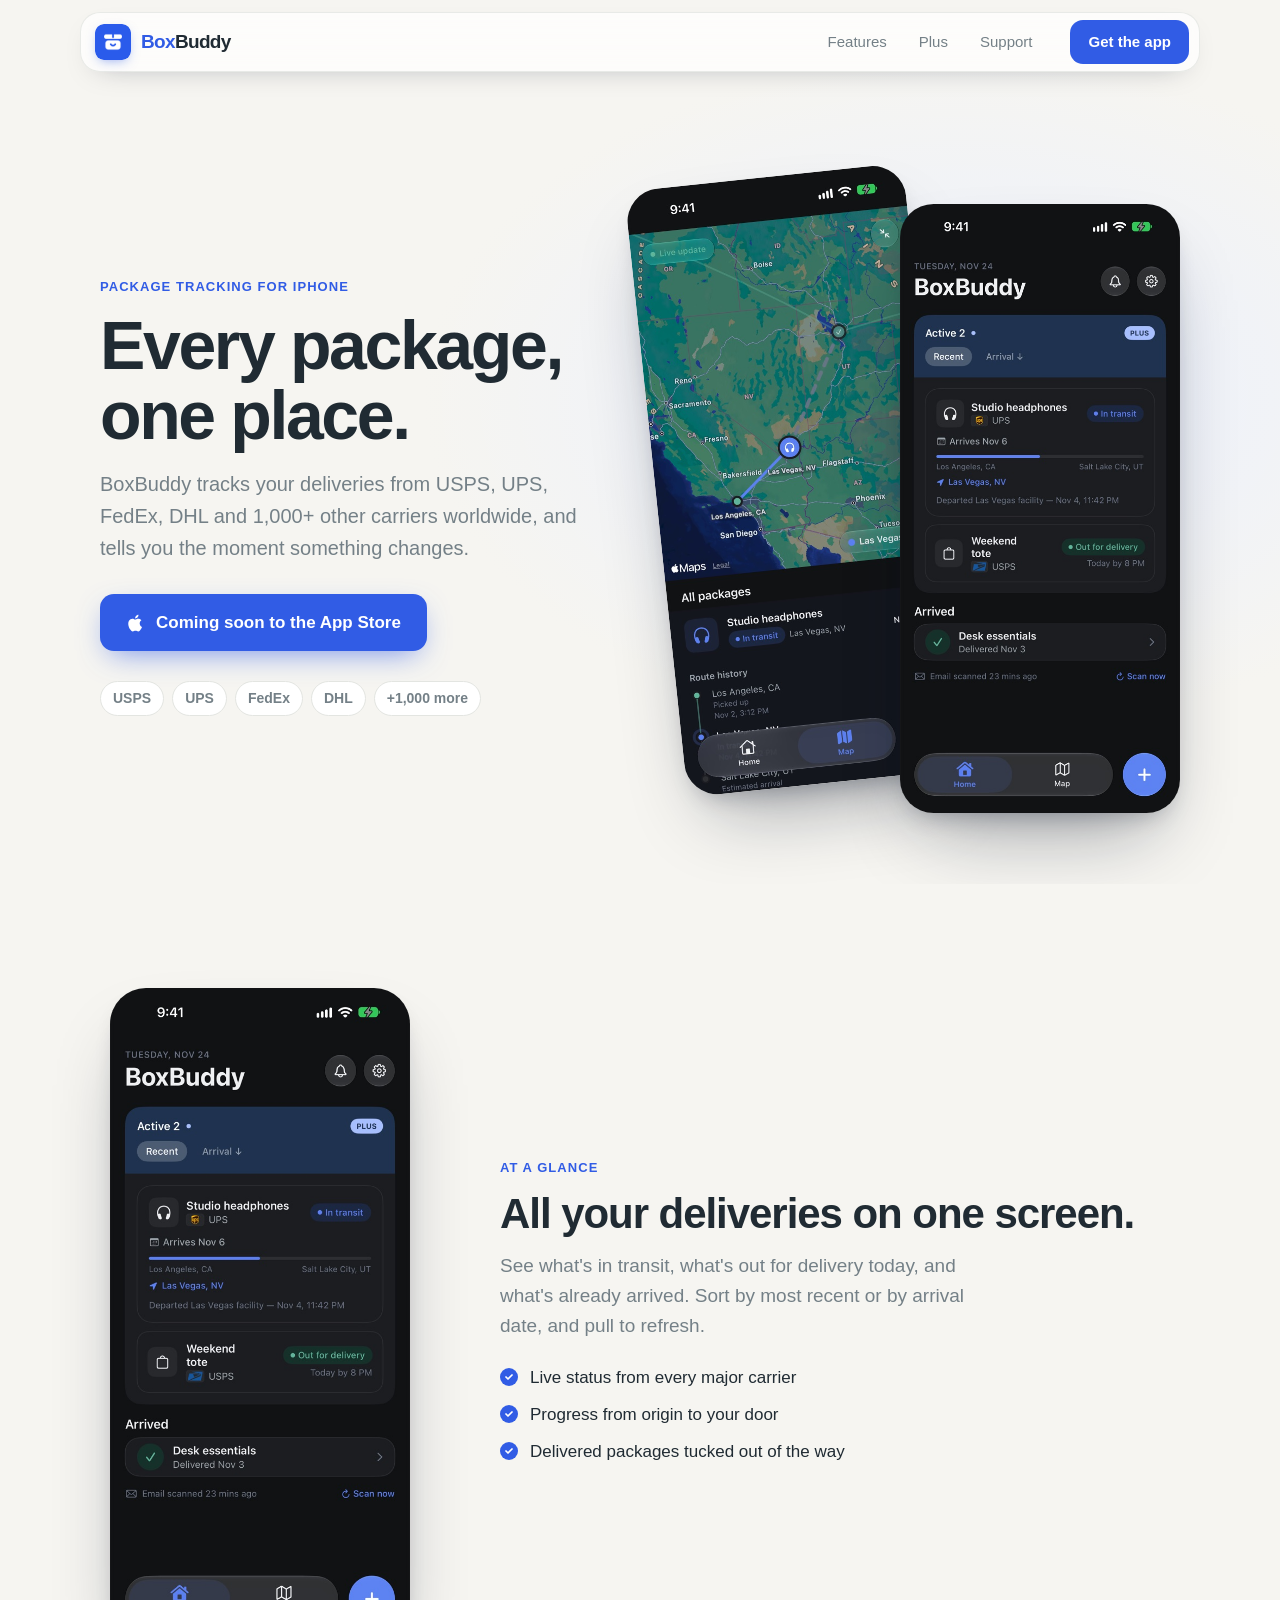
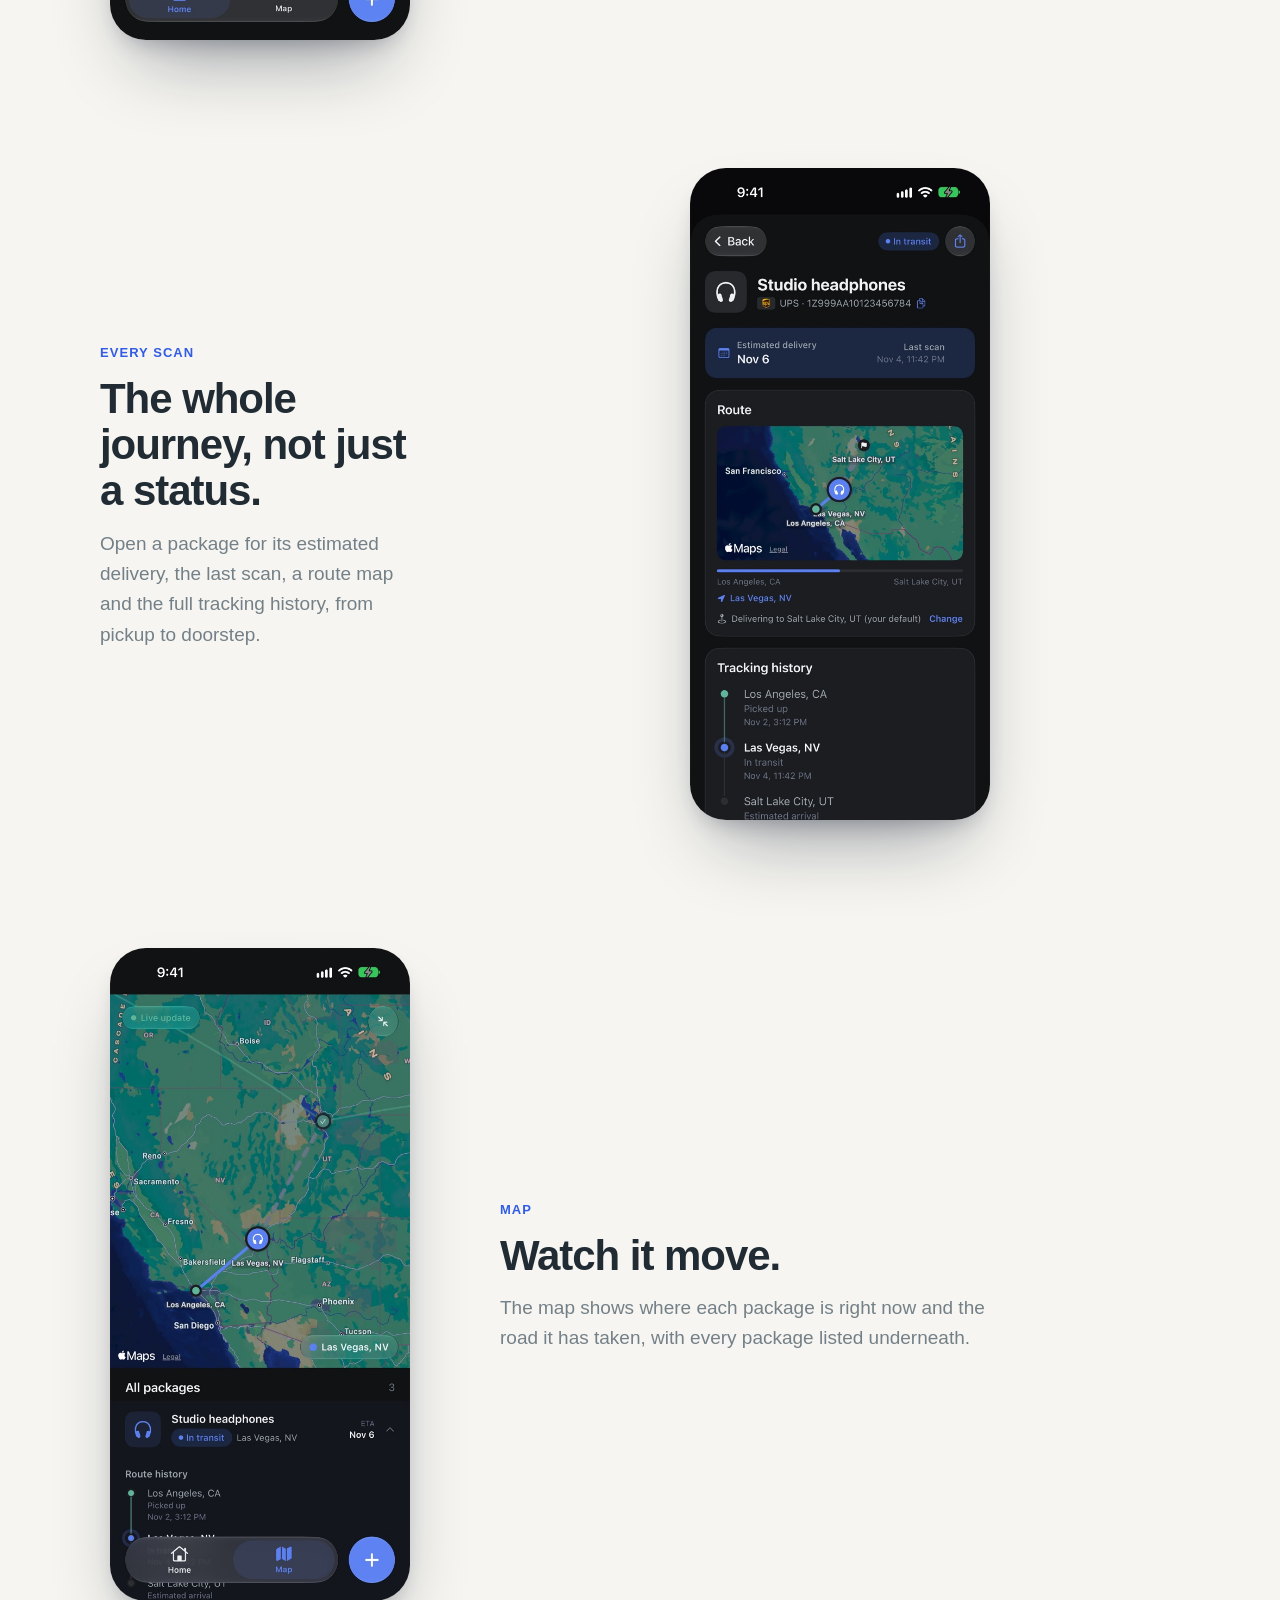
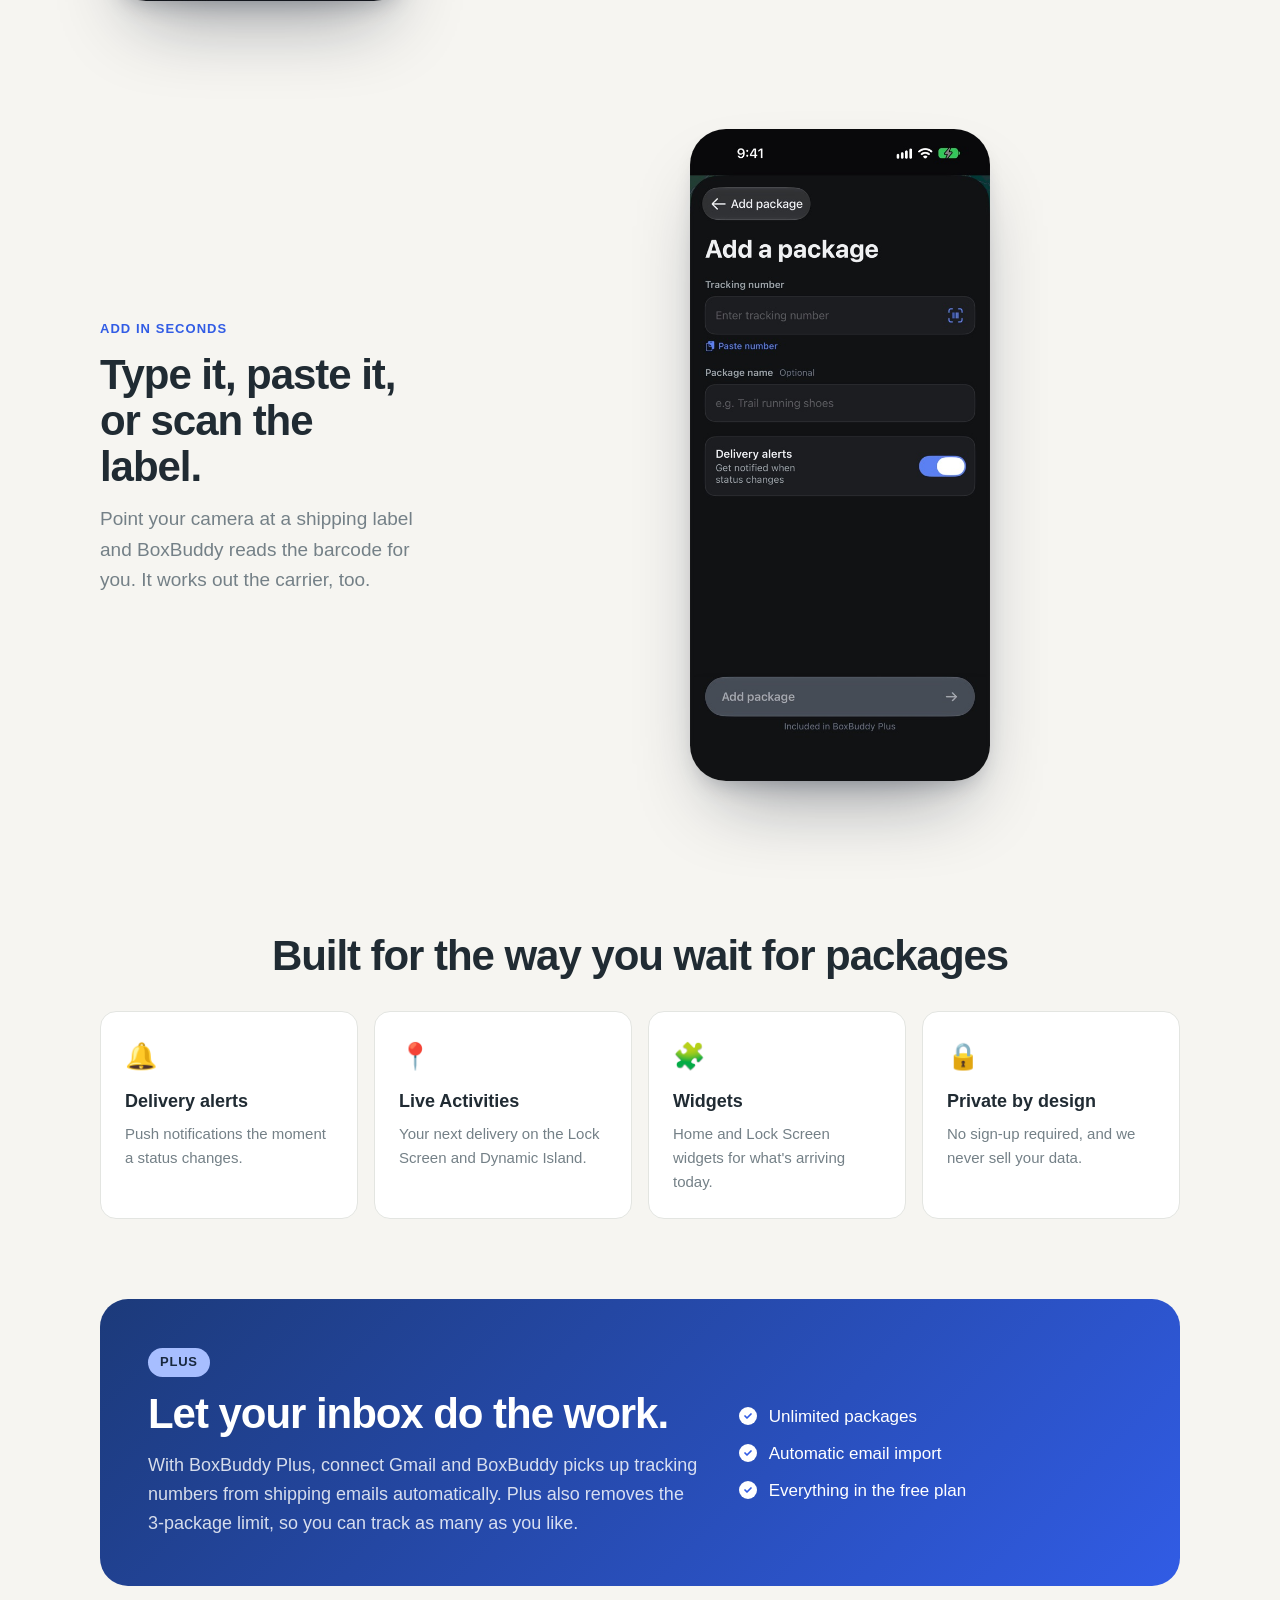
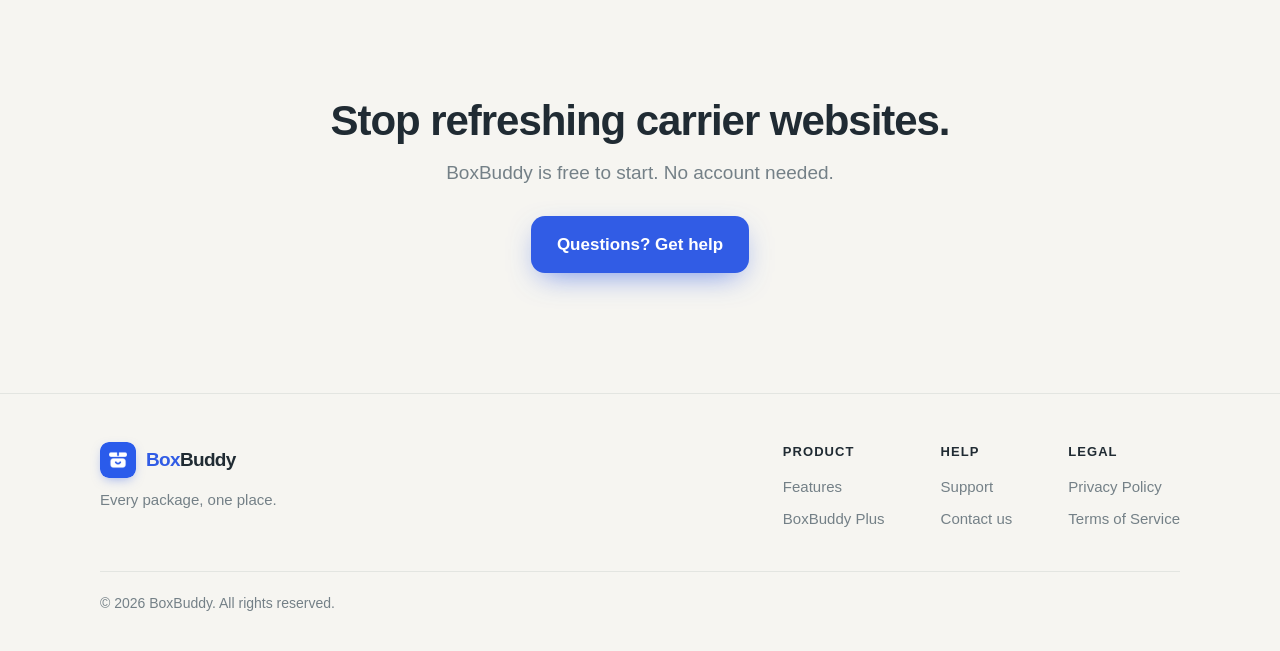
<file: index.html>
<!doctype html>
<html lang="en">
<head>
<meta charset="utf-8">
<meta name="viewport" content="width=device-width, initial-scale=1">
<title>BoxBuddy: package tracking</title>
<meta name="description" content="Track packages from USPS, UPS, FedEx, DHL and 1,000+ other carriers in one place.">
<meta name="color-scheme" content="light dark">
<meta property="og:title" content="BoxBuddy: every package, one place">
<meta property="og:description" content="Track packages from USPS, UPS, FedEx, DHL and 1,000+ other carriers in one place.">
<meta property="og:image" content="https://boxbuddy.net/assets/screens/home.jpg">
<link rel="icon" href="/favicon.svg?v=3" type="image/svg+xml">
<link rel="icon" href="/favicon.png?v=3" type="image/png">
<link rel="apple-touch-icon" href="/apple-touch-icon.png?v=3">
<link rel="stylesheet" href="/styles.css?v=4">
</head>
<body class="landing">
<header class="site"><div class="bar">
  <a class="brand" href="/"><img src="/assets/logo.png?v=3" alt="" width="36" height="36"><span class="wordmark"><span class="wm-box">Box</span>Buddy</span></a>
  <nav class="site"><a href="/#features">Features</a><a href="/#plus">Plus</a><a href="/support/">Support</a></nav>
  <a class="nav-cta" href="/#download">Get the app</a>
</div></header>
<main>

<section class="l-hero"><div class="wrap wide">
  <div class="l-hero-copy">
    <span class="eyebrow">Package tracking for iPhone</span>
    <h1>Every package,<br>one place.</h1>
    <p>BoxBuddy tracks your deliveries from USPS, UPS, FedEx, DHL and 1,000+ other carriers worldwide, and tells you the moment something changes.</p>
    <div class="cta-row" id="download">
      <a class="button big" href="/support/"><svg viewBox="0 0 24 24" aria-hidden="true"><path fill="currentColor" d="M16.4 12.6c0-2.5 2-3.7 2.1-3.8-1.2-1.7-3-1.9-3.6-2-1.5-.2-3 .9-3.8.9-.8 0-2-.9-3.3-.9-1.7 0-3.3 1-4.2 2.5-1.8 3.1-.5 7.7 1.3 10.2.9 1.2 1.9 2.6 3.2 2.6 1.3-.1 1.8-.8 3.3-.8 1.6 0 2 .8 3.3.8 1.4 0 2.3-1.3 3.1-2.5 1-1.4 1.4-2.8 1.4-2.9-.1 0-2.8-1.1-2.8-4.1zM13.9 5.1c.7-.8 1.2-2 1-3.1-1 0-2.2.7-2.9 1.5-.6.7-1.2 1.9-1 3 1.1.1 2.2-.6 2.9-1.4z"/></svg>Coming soon to the App Store</a>
    </div>
    <ul class="carriers" aria-label="Supported carriers"><li>USPS</li><li>UPS</li><li>FedEx</li><li>DHL</li><li>+1,000 more</li></ul>
  </div>
  <div class="l-hero-phones">
    <figure class="phone back"><img src="/assets/screens/map.jpg?v=3" alt="BoxBuddy map showing a package's route across Nevada" width="1200" height="2609"></figure>
    <figure class="phone front"><img src="/assets/screens/home.jpg" alt="BoxBuddy home screen listing active packages with status and arrival dates" width="1200" height="2609"></figure>
  </div>
</div></section>

<section id="features" class="l-features"><div class="wrap wide">

  <div class="row">
    <figure class="phone"><img src="/assets/screens/home.jpg" alt="Home screen with packages in transit and out for delivery" loading="lazy" width="1200" height="2609"></figure>
    <div class="copy">
      <span class="eyebrow">At a glance</span>
      <h2>All your deliveries on one screen.</h2>
      <p>See what's in transit, what's out for delivery today, and what's already arrived. Sort by most recent or by arrival date, and pull to refresh.</p>
      <ul class="ticks"><li>Live status from every major carrier</li><li>Progress from origin to your door</li><li>Delivered packages tucked out of the way</li></ul>
    </div>
  </div>

  <div class="row flip">
    <figure class="phone"><img src="/assets/screens/detail.jpg" alt="Package detail with estimated delivery, route map and tracking history" loading="lazy" width="1200" height="2609"></figure>
    <div class="copy">
      <span class="eyebrow">Every scan</span>
      <h2>The whole journey, not just a status.</h2>
      <p>Open a package for its estimated delivery, the last scan, a route map and the full tracking history, from pickup to doorstep.</p>
    </div>
  </div>

  <div class="row">
    <figure class="phone"><img src="/assets/screens/map.jpg?v=3" alt="Map tab with live package location and route history" loading="lazy" width="1200" height="2609"></figure>
    <div class="copy">
      <span class="eyebrow">Map</span>
      <h2>Watch it move.</h2>
      <p>The map shows where each package is right now and the road it has taken, with every package listed underneath.</p>
    </div>
  </div>

  <div class="row flip">
    <figure class="phone"><img src="/assets/screens/add.jpg" alt="Add a package screen with tracking number field and barcode scanner" loading="lazy" width="1200" height="2609"></figure>
    <div class="copy">
      <span class="eyebrow">Add in seconds</span>
      <h2>Type it, paste it, or scan the label.</h2>
      <p>Point your camera at a shipping label and BoxBuddy reads the barcode for you. It works out the carrier, too.</p>
    </div>
  </div>

</div></section>

<section class="l-grid"><div class="wrap wide">
  <h2 class="center">Built for the way you wait for packages</h2>
  <div class="features">
    <div class="card"><span class="ico">🔔</span><h3>Delivery alerts</h3><p>Push notifications the moment a status changes.</p></div>
    <div class="card"><span class="ico">📍</span><h3>Live Activities</h3><p>Your next delivery on the Lock Screen and Dynamic Island.</p></div>
    <div class="card"><span class="ico">🧩</span><h3>Widgets</h3><p>Home and Lock Screen widgets for what's arriving today.</p></div>
    <div class="card"><span class="ico">🔒</span><h3>Private by design</h3><p>No sign-up required, and we never sell your data.</p></div>
  </div>
</div></section>

<section id="plus" class="l-plus"><div class="wrap wide">
  <div class="plus-card">
    <div>
      <span class="badge">PLUS</span>
      <h2>Let your inbox do the work.</h2>
      <p>With BoxBuddy Plus, connect Gmail and BoxBuddy picks up tracking numbers from shipping emails automatically. Plus also removes the 3-package limit, so you can track as many as you like.</p>
    </div>
    <ul class="ticks"><li>Unlimited packages</li><li>Automatic email import</li><li>Everything in the free plan</li></ul>
  </div>
</div></section>

<section class="l-cta"><div class="wrap wide">
  <h2>Stop refreshing carrier websites.</h2>
  <p>BoxBuddy is free to start. No account needed.</p>
  <a class="button big" href="/support/">Questions? Get help</a>
</div></section>

</main>
<footer class="site"><div class="wrap wide">
  <div class="foot-brand">
    <a class="brand" href="/"><img src="/assets/logo.png?v=3" alt="" width="32" height="32"><span class="wordmark"><span class="wm-box">Box</span>Buddy</span></a>
    <p>Every package, one place.</p>
  </div>
  <div class="foot-cols">
    <div><h4>Product</h4><a href="/#features">Features</a><a href="/#plus">BoxBuddy Plus</a></div>
    <div><h4>Help</h4><a href="/support/">Support</a><a href="mailto:support@boxbuddy.net">Contact us</a></div>
    <div><h4>Legal</h4><a href="/privacy/">Privacy Policy</a><a href="/terms/">Terms of Service</a></div>
  </div>
  <div class="foot-bottom">© 2026 BoxBuddy. All rights reserved.</div>
</div></footer>
</body>
</html>
</file>
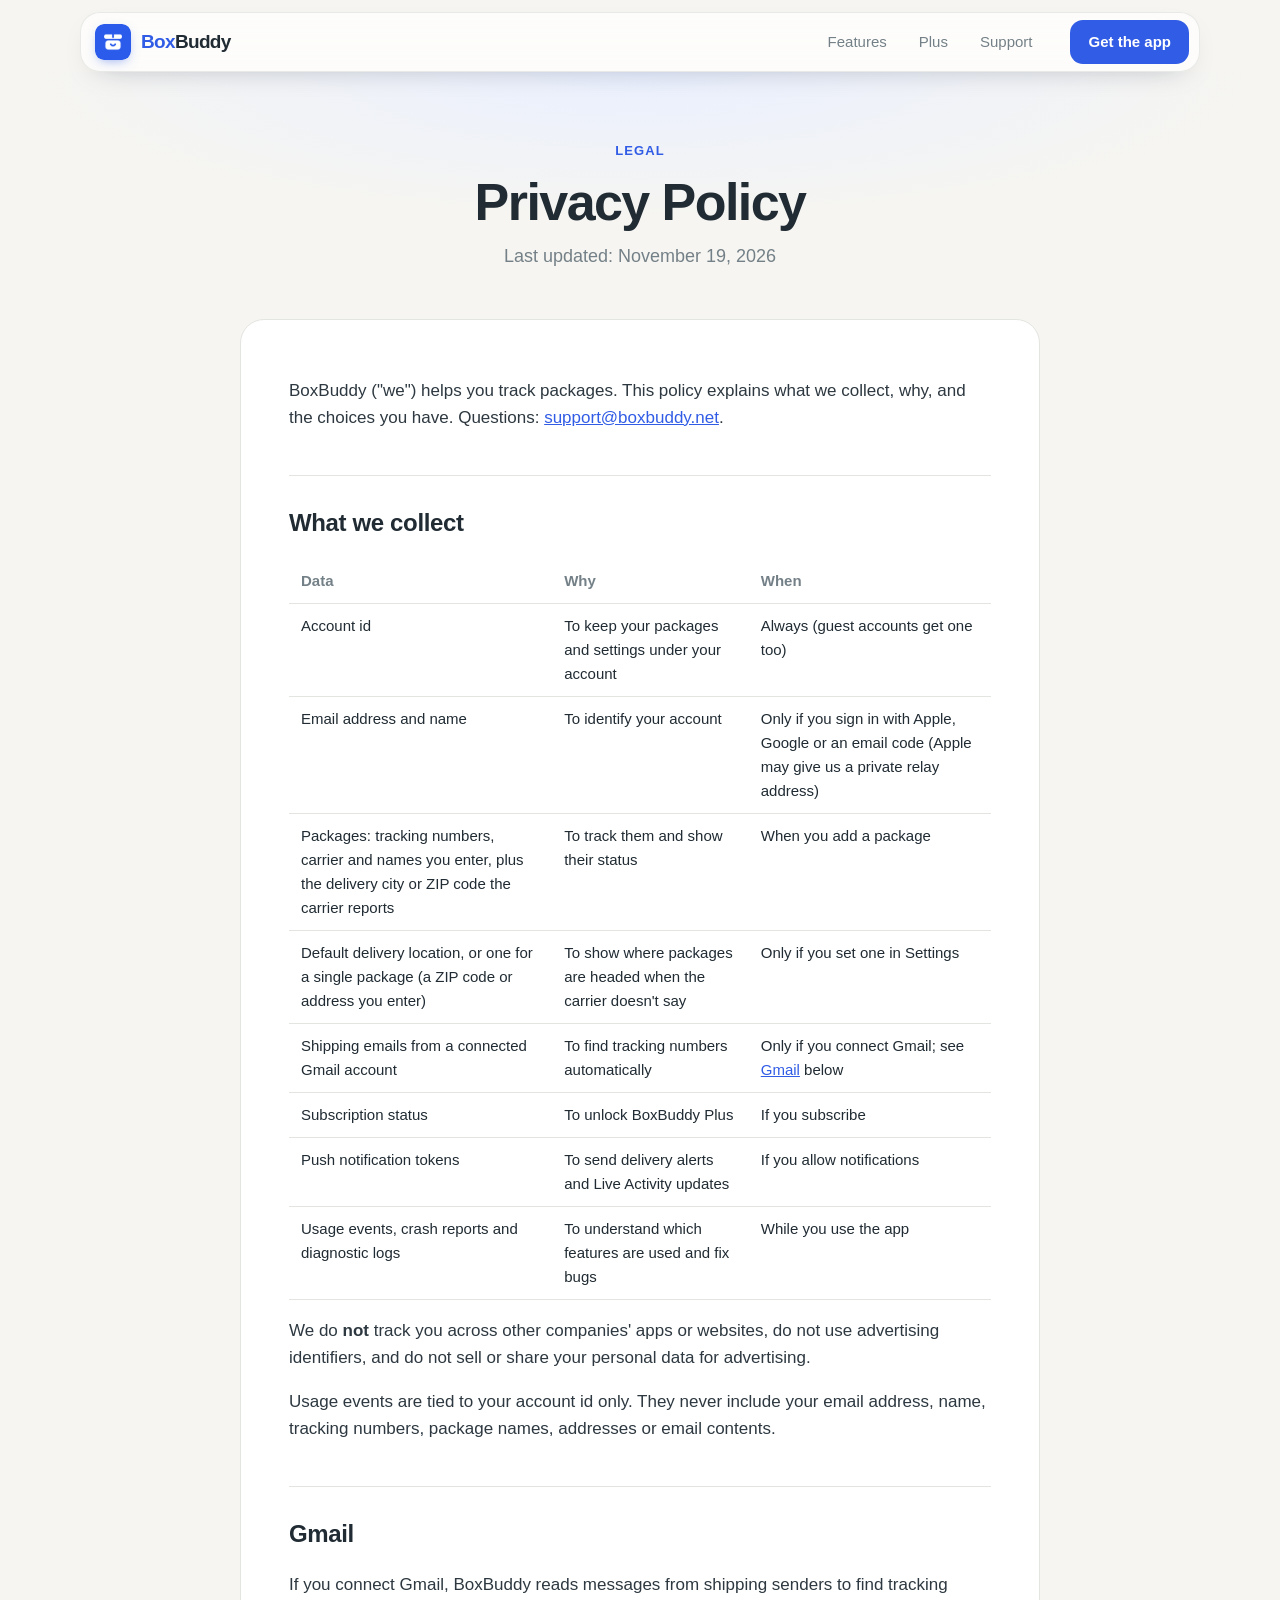
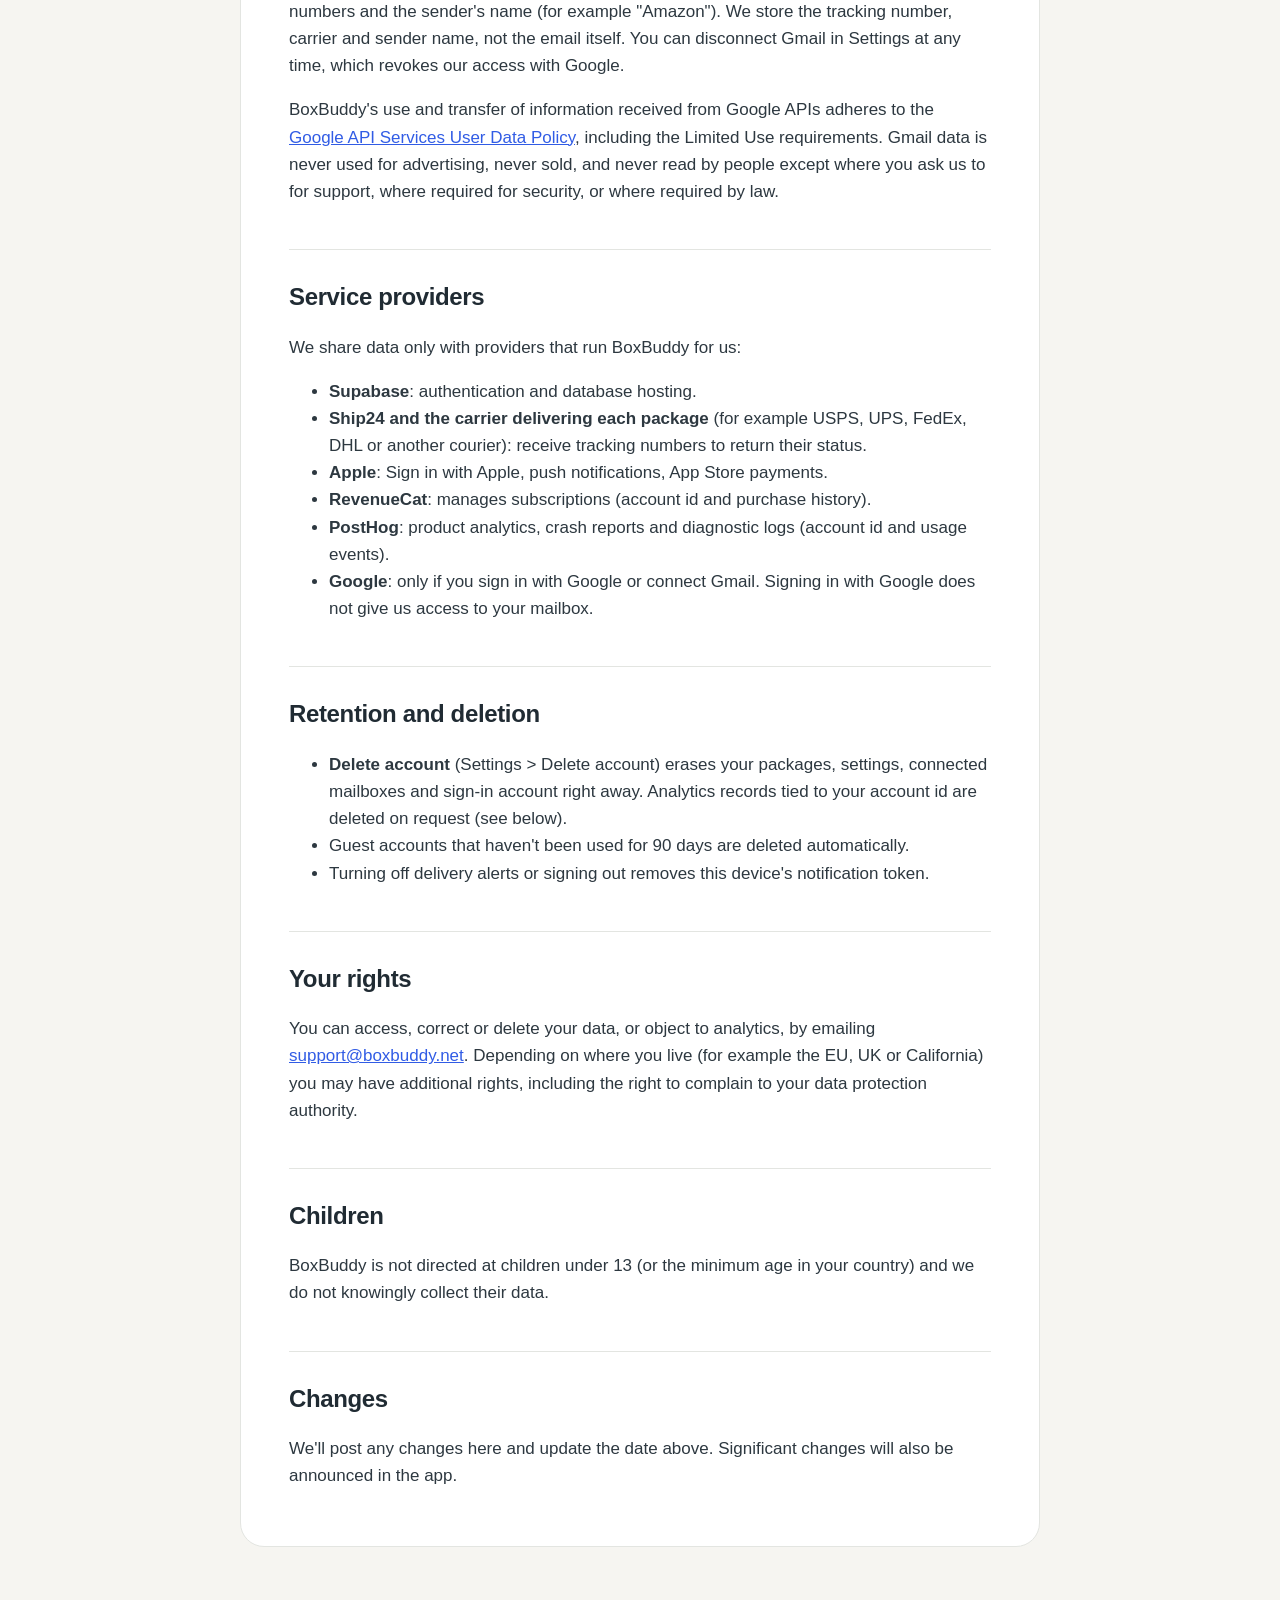
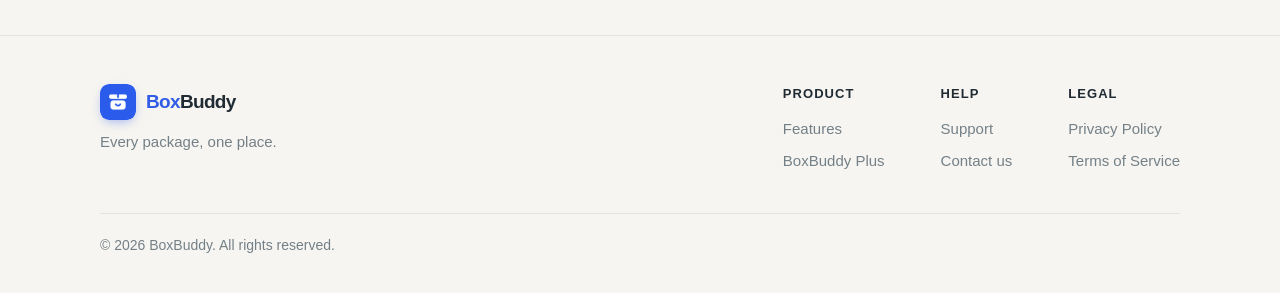
<file: privacy/index.html>
<!doctype html>
<html lang="en">
<head>
<meta charset="utf-8">
<meta name="viewport" content="width=device-width, initial-scale=1">
<title>Privacy Policy · BoxBuddy</title>
<meta name="description" content="How BoxBuddy collects and uses your data.">
<meta name="color-scheme" content="light dark">
<link rel="icon" href="/favicon.svg?v=3" type="image/svg+xml">
<link rel="icon" href="/favicon.png?v=3" type="image/png">
<link rel="apple-touch-icon" href="/apple-touch-icon.png?v=3">
<link rel="stylesheet" href="/styles.css?v=4">
</head>
<body class="inner">
<header class="site"><div class="bar">
  <a class="brand" href="/"><img src="/assets/logo.png?v=3" alt="" width="36" height="36"><span class="wordmark"><span class="wm-box">Box</span>Buddy</span></a>
  <nav class="site"><a href="/#features">Features</a><a href="/#plus">Plus</a><a href="/support/">Support</a></nav>
  <a class="nav-cta" href="/#download">Get the app</a>
</div></header>
<section class="page-head"><div class="wrap">
  <span class="eyebrow">Legal</span>
  <h1>Privacy Policy</h1>
  <p class="meta">Last updated: November 19, 2026</p>
</div></section>
<main class="doc"><div class="wrap">
<p>BoxBuddy ("we") helps you track packages. This policy explains what we collect, why, and the choices you have. Questions: <a href="mailto:support@boxbuddy.net">support@boxbuddy.net</a>.</p>

<h2>What we collect</h2>
<table>
<thead><tr><th>Data</th><th>Why</th><th>When</th></tr></thead>
<tbody>
<tr><td>Account id</td><td>To keep your packages and settings under your account</td><td>Always (guest accounts get one too)</td></tr>
<tr><td>Email address and name</td><td>To identify your account</td><td>Only if you sign in with Apple, Google or an email code (Apple may give us a private relay address)</td></tr>
<tr><td>Packages: tracking numbers, carrier and names you enter, plus the delivery city or ZIP code the carrier reports</td><td>To track them and show their status</td><td>When you add a package</td></tr>
<tr><td>Default delivery location, or one for a single package (a ZIP code or address you enter)</td><td>To show where packages are headed when the carrier doesn't say</td><td>Only if you set one in Settings</td></tr>
<tr><td>Shipping emails from a connected Gmail account</td><td>To find tracking numbers automatically</td><td>Only if you connect Gmail; see <a href="#gmail">Gmail</a> below</td></tr>
<tr><td>Subscription status</td><td>To unlock BoxBuddy Plus</td><td>If you subscribe</td></tr>
<tr><td>Push notification tokens</td><td>To send delivery alerts and Live Activity updates</td><td>If you allow notifications</td></tr>
<tr><td>Usage events, crash reports and diagnostic logs</td><td>To understand which features are used and fix bugs</td><td>While you use the app</td></tr>
</tbody>
</table>
<p>We do <strong>not</strong> track you across other companies' apps or websites, do not use advertising identifiers, and do not sell or share your personal data for advertising.</p>
<p>Usage events are tied to your account id only. They never include your email address, name, tracking numbers, package names, addresses or email contents.</p>

<h2 id="gmail">Gmail</h2>
<p>If you connect Gmail, BoxBuddy reads messages from shipping senders to find tracking numbers and the sender's name (for example "Amazon"). We store the tracking number, carrier and sender name, not the email itself. You can disconnect Gmail in Settings at any time, which revokes our access with Google.</p>
<p>BoxBuddy's use and transfer of information received from Google APIs adheres to the <a href="https://developers.google.com/terms/api-services-user-data-policy">Google API Services User Data Policy</a>, including the Limited Use requirements. Gmail data is never used for advertising, never sold, and never read by people except where you ask us to for support, where required for security, or where required by law.</p>

<h2>Service providers</h2>
<p>We share data only with providers that run BoxBuddy for us:</p>
<ul>
<li><strong>Supabase</strong>: authentication and database hosting.</li>
<li><strong>Ship24 and the carrier delivering each package</strong> (for example USPS, UPS, FedEx, DHL or another courier): receive tracking numbers to return their status.</li>
<li><strong>Apple</strong>: Sign in with Apple, push notifications, App Store payments.</li>
<li><strong>RevenueCat</strong>: manages subscriptions (account id and purchase history).</li>
<li><strong>PostHog</strong>: product analytics, crash reports and diagnostic logs (account id and usage events).</li>
<li><strong>Google</strong>: only if you sign in with Google or connect Gmail. Signing in with Google does not give us access to your mailbox.</li>
</ul>

<h2>Retention and deletion</h2>
<ul>
<li><strong>Delete account</strong> (Settings &gt; Delete account) erases your packages, settings, connected mailboxes and sign-in account right away. Analytics records tied to your account id are deleted on request (see below).</li>
<li>Guest accounts that haven't been used for 90 days are deleted automatically.</li>
<li>Turning off delivery alerts or signing out removes this device's notification token.</li>
</ul>

<h2>Your rights</h2>
<p>You can access, correct or delete your data, or object to analytics, by emailing <a href="mailto:support@boxbuddy.net">support@boxbuddy.net</a>. Depending on where you live (for example the EU, UK or California) you may have additional rights, including the right to complain to your data protection authority.</p>

<h2>Children</h2>
<p>BoxBuddy is not directed at children under 13 (or the minimum age in your country) and we do not knowingly collect their data.</p>

<h2>Changes</h2>
<p>We'll post any changes here and update the date above. Significant changes will also be announced in the app.</p>
</div></main>
<footer class="site"><div class="wrap wide">
  <div class="foot-brand">
    <a class="brand" href="/"><img src="/assets/logo.png?v=3" alt="" width="32" height="32"><span class="wordmark"><span class="wm-box">Box</span>Buddy</span></a>
    <p>Every package, one place.</p>
  </div>
  <div class="foot-cols">
    <div><h4>Product</h4><a href="/#features">Features</a><a href="/#plus">BoxBuddy Plus</a></div>
    <div><h4>Help</h4><a href="/support/">Support</a><a href="mailto:support@boxbuddy.net">Contact us</a></div>
    <div><h4>Legal</h4><a href="/privacy/">Privacy Policy</a><a href="/terms/">Terms of Service</a></div>
  </div>
  <div class="foot-bottom">© 2026 BoxBuddy. All rights reserved.</div>
</div></footer>
</body>
</html>
</file>
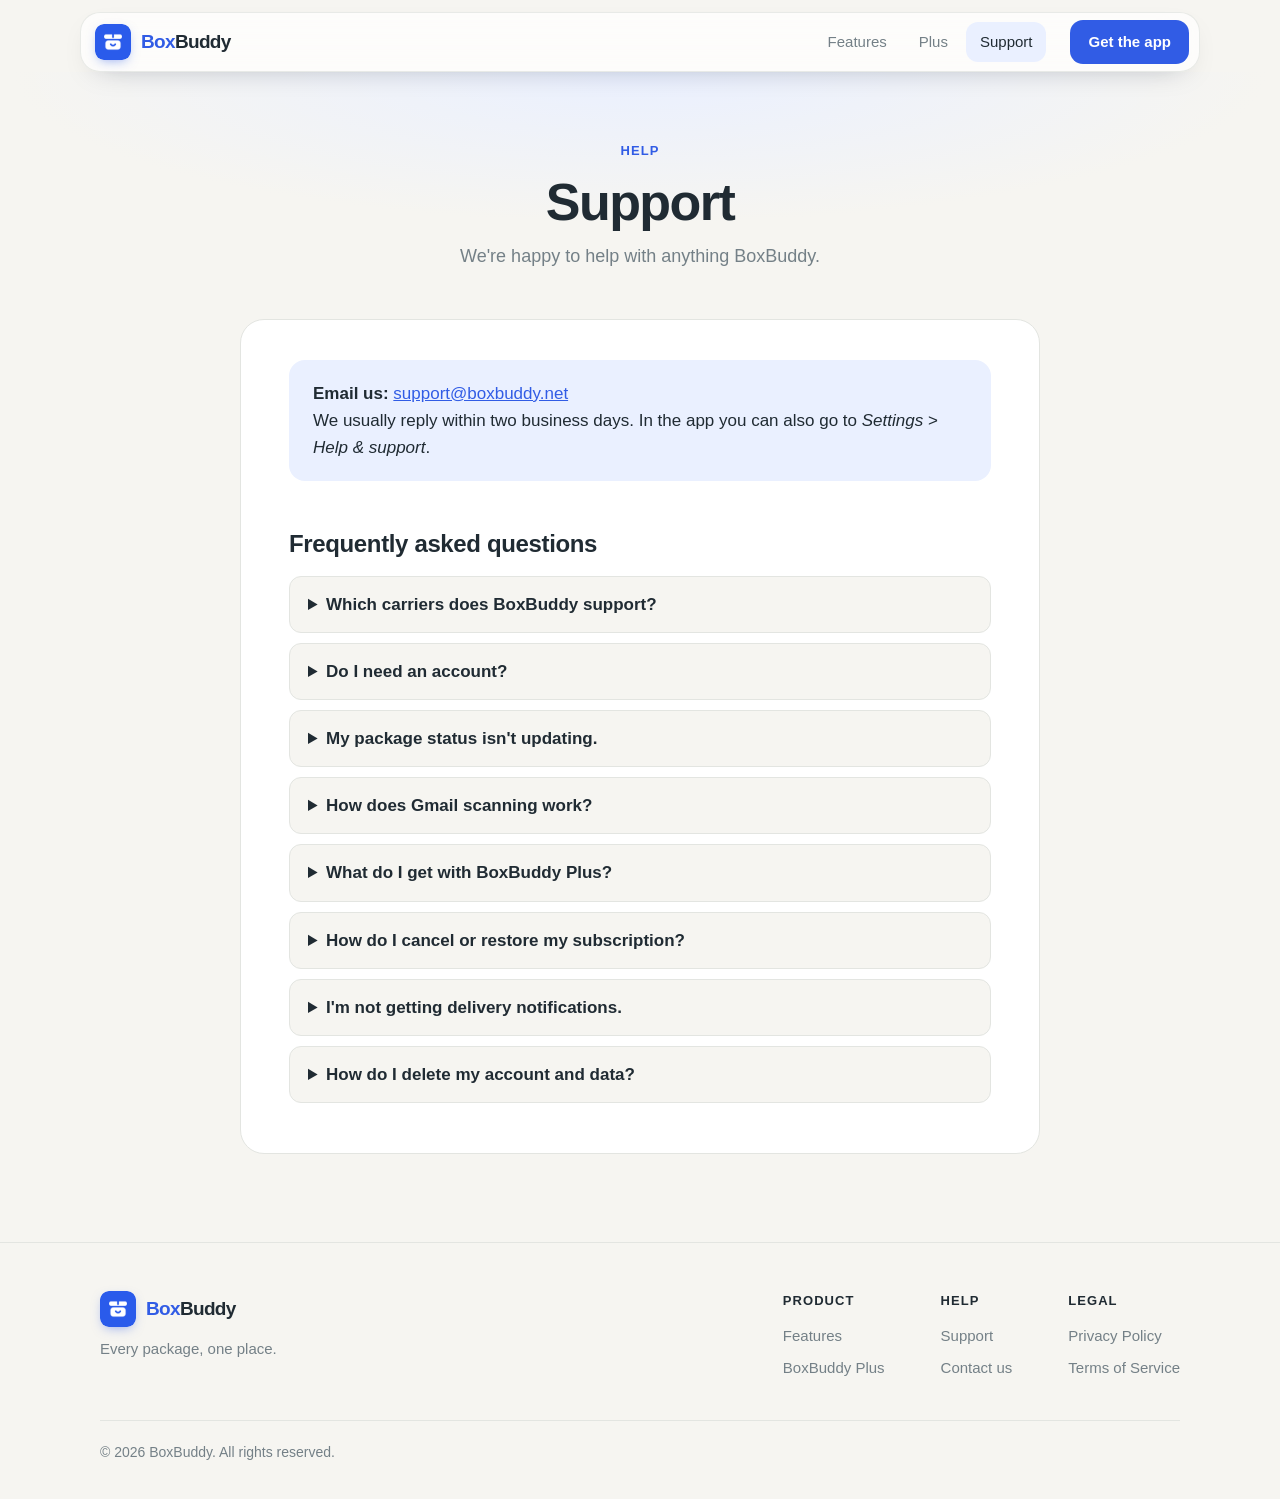
<file: support/index.html>
<!doctype html>
<html lang="en">
<head>
<meta charset="utf-8">
<meta name="viewport" content="width=device-width, initial-scale=1">
<title>Support · BoxBuddy</title>
<meta name="description" content="Get help with BoxBuddy.">
<meta name="color-scheme" content="light dark">
<link rel="icon" href="/favicon.svg?v=3" type="image/svg+xml">
<link rel="icon" href="/favicon.png?v=3" type="image/png">
<link rel="apple-touch-icon" href="/apple-touch-icon.png?v=3">
<link rel="stylesheet" href="/styles.css?v=4">
</head>
<body class="inner">
<header class="site"><div class="bar">
  <a class="brand" href="/"><img src="/assets/logo.png?v=3" alt="" width="36" height="36"><span class="wordmark"><span class="wm-box">Box</span>Buddy</span></a>
  <nav class="site"><a href="/#features">Features</a><a href="/#plus">Plus</a><a href="/support/" aria-current="page">Support</a></nav>
  <a class="nav-cta" href="/#download">Get the app</a>
</div></header>
<section class="page-head"><div class="wrap">
  <span class="eyebrow">Help</span>
  <h1>Support</h1>
  <p class="meta">We're happy to help with anything BoxBuddy.</p>
</div></section>
<main class="doc"><div class="wrap">
<div class="contact">
  <strong>Email us:</strong> <a href="mailto:support@boxbuddy.net">support@boxbuddy.net</a><br>
  We usually reply within two business days. In the app you can also go to <em>Settings &gt; Help &amp; support</em>.
</div>
<h2>Frequently asked questions</h2>
<details><summary>Which carriers does BoxBuddy support?</summary>
<p>USPS, UPS, FedEx and DHL, plus more than 1,000 other carriers worldwide. For any other courier pick <em>Other carrier</em>: BoxBuddy works out who is delivering from the tracking number.</p></details>
<details><summary>Do I need an account?</summary>
<p>No. BoxBuddy starts you with a guest account. Sign in with Apple, Google or an email code from Settings to keep your packages if you change phones. Guest accounts that go unused for 90 days are deleted.</p></details>
<details><summary>My package status isn't updating.</summary>
<p>Carriers sometimes take a day to show a new tracking number. Check that the number and carrier are correct, then pull down on the package list to refresh. If it's still stuck, email us the carrier name (not the tracking number) and we'll look into it.</p></details>
<details><summary>How does Gmail scanning work?</summary>
<p>Email scanning is part of BoxBuddy Plus. If you connect Gmail, BoxBuddy reads emails from shipping senders to find tracking numbers. We keep only the tracking number, carrier and sender name, not the email. You can disconnect Gmail in Settings at any time. See the <a href="/privacy/#gmail">Privacy Policy</a>.</p></details>
<details><summary>What do I get with BoxBuddy Plus?</summary>
<p>The free plan tracks up to 3 active packages. Plus removes the limit, so you can track as many packages as you like, including every one found in your email. Delivery alerts, Live Activities and email scanning work on both plans. It's billed through your Apple ID as a monthly or yearly subscription.</p></details>
<details><summary>How do I cancel or restore my subscription?</summary>
<p>Subscriptions are managed by Apple: open <em>Settings &gt; [your name] &gt; Subscriptions</em> on your iPhone, or see <a href="https://support.apple.com/118428">Apple's guide</a>. To restore Plus on a new device, sign in to the same BoxBuddy account and tap <em>Restore purchases</em> on the Plans screen. For refunds, use <a href="https://reportaproblem.apple.com">reportaproblem.apple.com</a>.</p></details>
<details><summary>I'm not getting delivery notifications.</summary>
<p>Make sure notifications for BoxBuddy are on in iPhone Settings and that delivery alerts are on in BoxBuddy's Settings.</p></details>
<details id="delete-account"><summary>How do I delete my account and data?</summary>
<p>In the app, go to <em>Settings &gt; Delete account</em>. This erases your packages, settings, connected mailboxes and sign-in account right away. If you can't access the app, email <a href="mailto:support@boxbuddy.net">support@boxbuddy.net</a> from the address on your account and we'll delete it for you. Deleting your account does not cancel an Apple subscription; cancel that in your Apple ID settings.</p></details>
</div></main>
<footer class="site"><div class="wrap wide">
  <div class="foot-brand">
    <a class="brand" href="/"><img src="/assets/logo.png?v=3" alt="" width="32" height="32"><span class="wordmark"><span class="wm-box">Box</span>Buddy</span></a>
    <p>Every package, one place.</p>
  </div>
  <div class="foot-cols">
    <div><h4>Product</h4><a href="/#features">Features</a><a href="/#plus">BoxBuddy Plus</a></div>
    <div><h4>Help</h4><a href="/support/">Support</a><a href="mailto:support@boxbuddy.net">Contact us</a></div>
    <div><h4>Legal</h4><a href="/privacy/">Privacy Policy</a><a href="/terms/">Terms of Service</a></div>
  </div>
  <div class="foot-bottom">© 2026 BoxBuddy. All rights reserved.</div>
</div></footer>
</body>
</html>
</file>
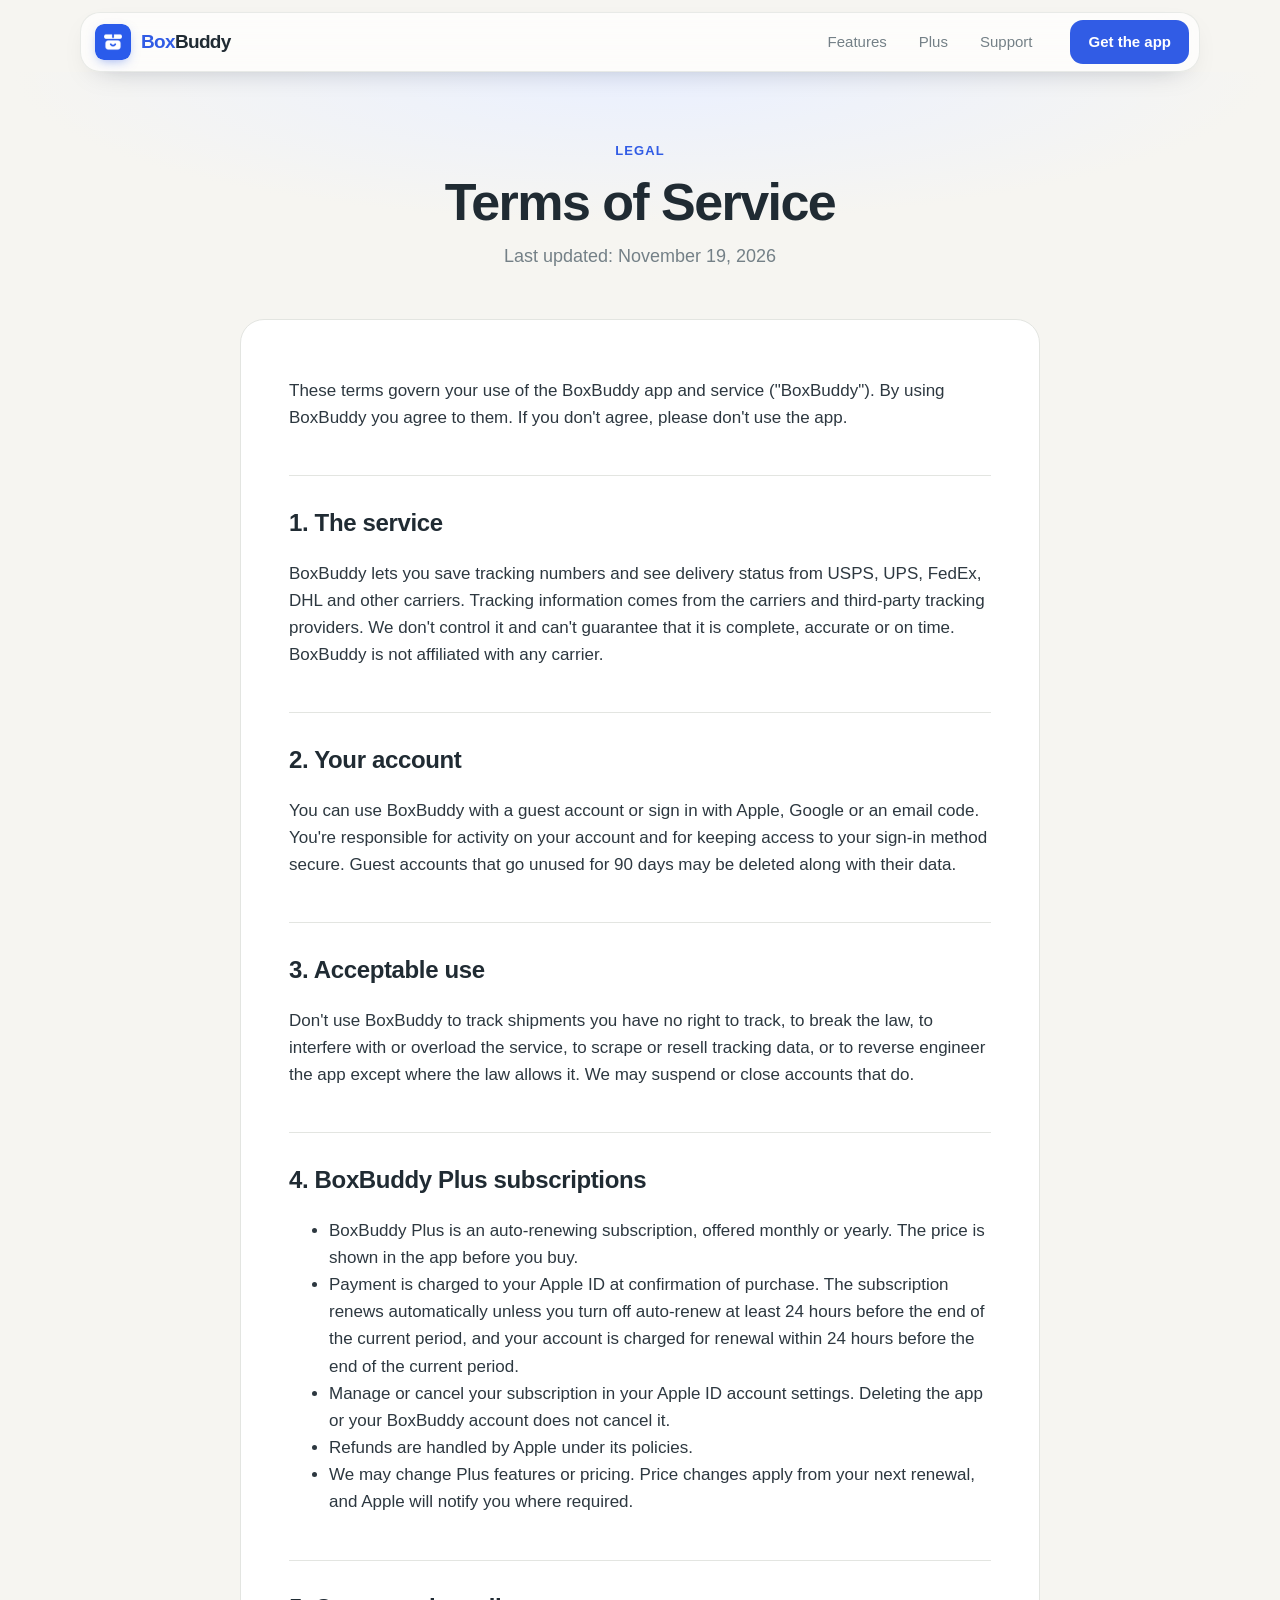
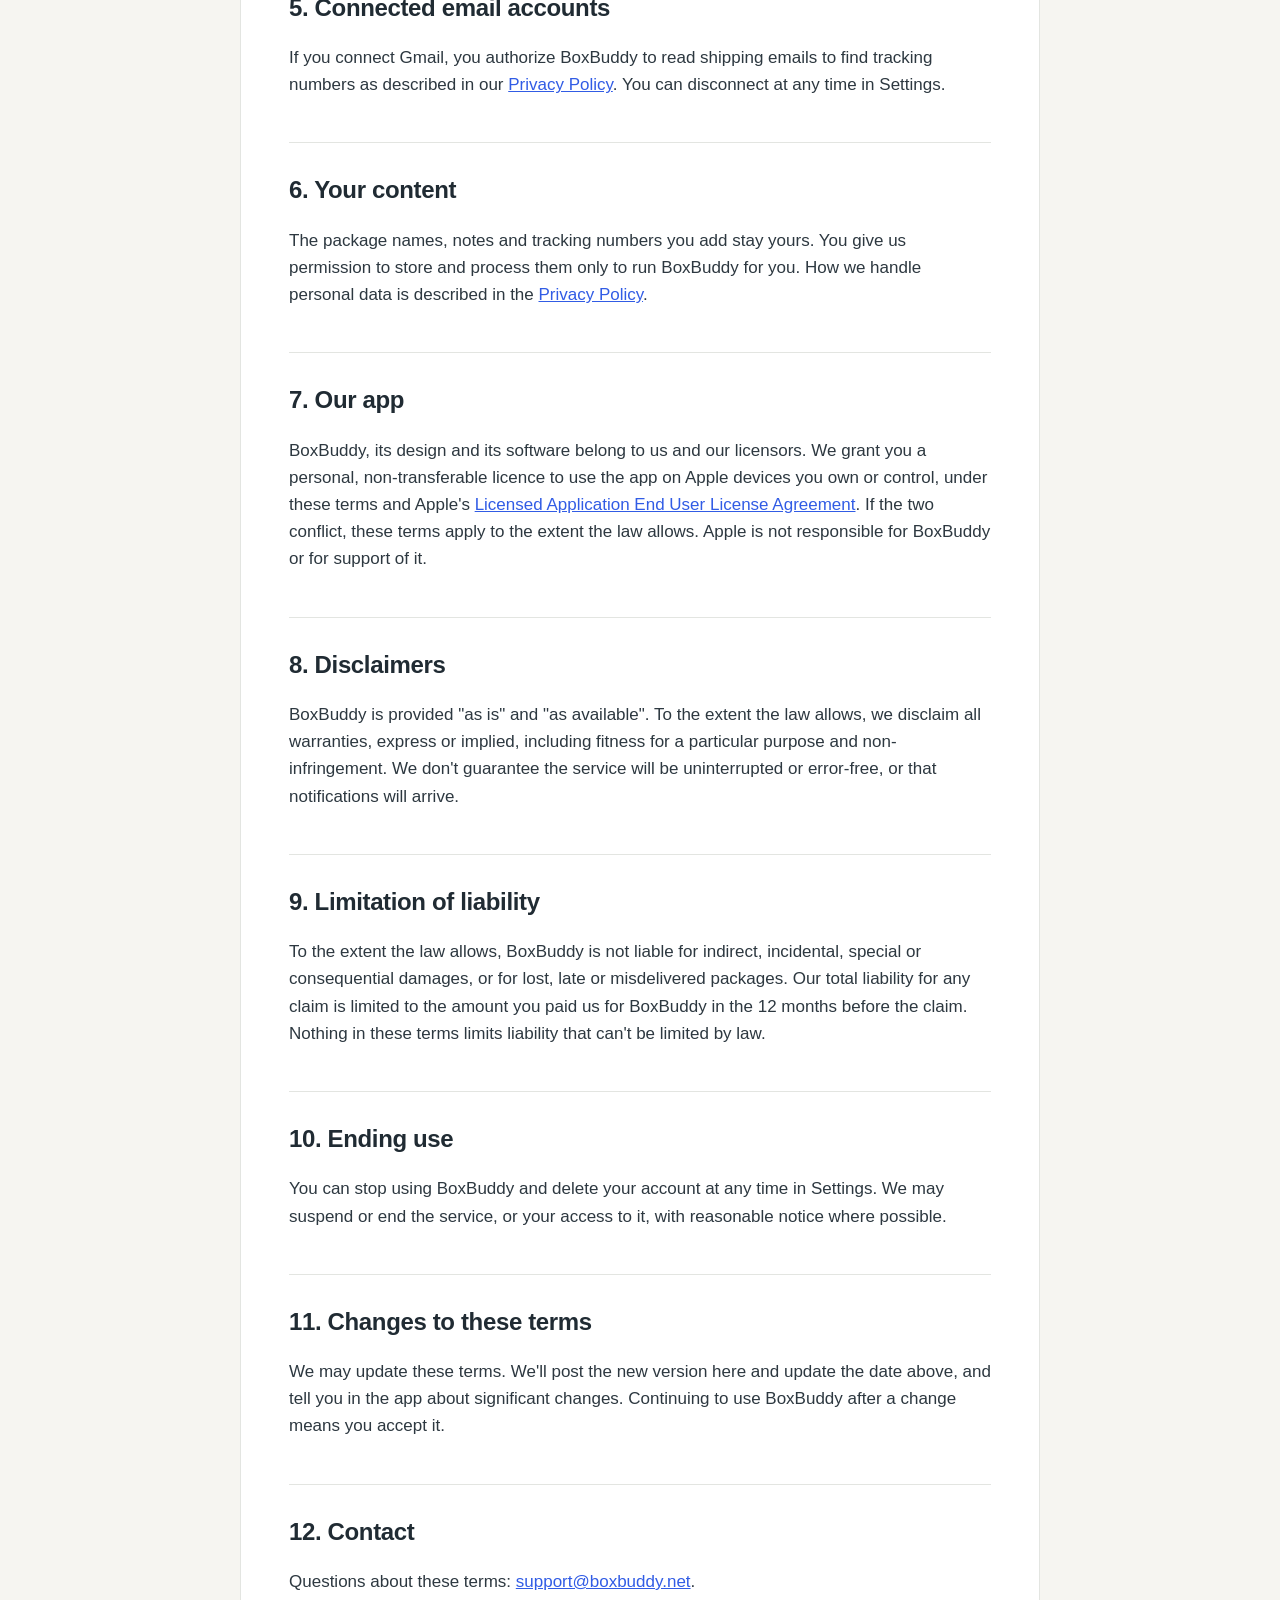
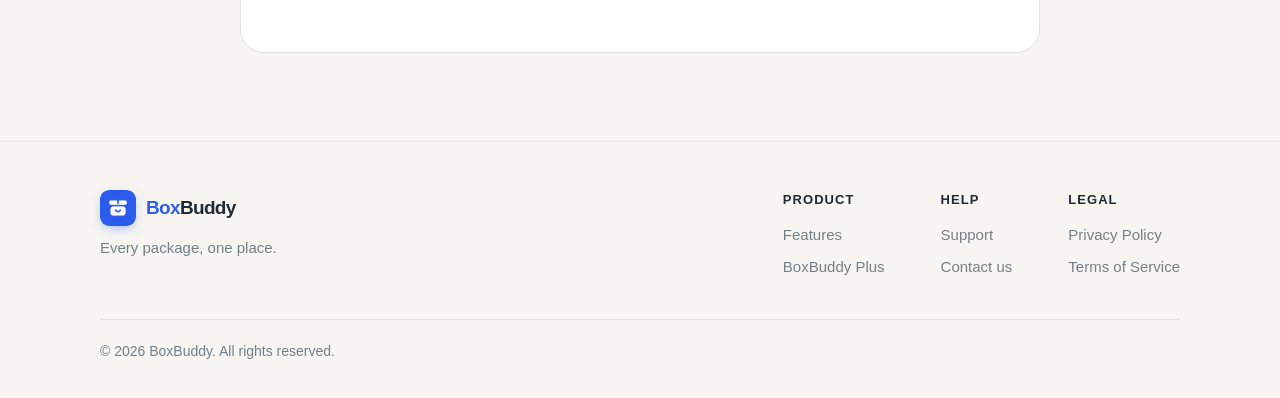
<file: terms/index.html>
<!doctype html>
<html lang="en">
<head>
<meta charset="utf-8">
<meta name="viewport" content="width=device-width, initial-scale=1">
<title>Terms of Service · BoxBuddy</title>
<meta name="description" content="The terms for using BoxBuddy.">
<meta name="color-scheme" content="light dark">
<link rel="icon" href="/favicon.svg?v=3" type="image/svg+xml">
<link rel="icon" href="/favicon.png?v=3" type="image/png">
<link rel="apple-touch-icon" href="/apple-touch-icon.png?v=3">
<link rel="stylesheet" href="/styles.css?v=4">
</head>
<body class="inner">
<header class="site"><div class="bar">
  <a class="brand" href="/"><img src="/assets/logo.png?v=3" alt="" width="36" height="36"><span class="wordmark"><span class="wm-box">Box</span>Buddy</span></a>
  <nav class="site"><a href="/#features">Features</a><a href="/#plus">Plus</a><a href="/support/">Support</a></nav>
  <a class="nav-cta" href="/#download">Get the app</a>
</div></header>
<section class="page-head"><div class="wrap">
  <span class="eyebrow">Legal</span>
  <h1>Terms of Service</h1>
  <p class="meta">Last updated: November 19, 2026</p>
</div></section>
<main class="doc"><div class="wrap">
<p>These terms govern your use of the BoxBuddy app and service ("BoxBuddy"). By using BoxBuddy you agree to them. If you don't agree, please don't use the app.</p>

<h2>1. The service</h2>
<p>BoxBuddy lets you save tracking numbers and see delivery status from USPS, UPS, FedEx, DHL and other carriers. Tracking information comes from the carriers and third-party tracking providers. We don't control it and can't guarantee that it is complete, accurate or on time. BoxBuddy is not affiliated with any carrier.</p>

<h2>2. Your account</h2>
<p>You can use BoxBuddy with a guest account or sign in with Apple, Google or an email code. You're responsible for activity on your account and for keeping access to your sign-in method secure. Guest accounts that go unused for 90 days may be deleted along with their data.</p>

<h2>3. Acceptable use</h2>
<p>Don't use BoxBuddy to track shipments you have no right to track, to break the law, to interfere with or overload the service, to scrape or resell tracking data, or to reverse engineer the app except where the law allows it. We may suspend or close accounts that do.</p>

<h2>4. BoxBuddy Plus subscriptions</h2>
<ul>
<li>BoxBuddy Plus is an auto-renewing subscription, offered monthly or yearly. The price is shown in the app before you buy.</li>
<li>Payment is charged to your Apple ID at confirmation of purchase. The subscription renews automatically unless you turn off auto-renew at least 24 hours before the end of the current period, and your account is charged for renewal within 24 hours before the end of the current period.</li>
<li>Manage or cancel your subscription in your Apple ID account settings. Deleting the app or your BoxBuddy account does not cancel it.</li>
<li>Refunds are handled by Apple under its policies.</li>
<li>We may change Plus features or pricing. Price changes apply from your next renewal, and Apple will notify you where required.</li>
</ul>

<h2>5. Connected email accounts</h2>
<p>If you connect Gmail, you authorize BoxBuddy to read shipping emails to find tracking numbers as described in our <a href="/privacy/#gmail">Privacy Policy</a>. You can disconnect at any time in Settings.</p>

<h2>6. Your content</h2>
<p>The package names, notes and tracking numbers you add stay yours. You give us permission to store and process them only to run BoxBuddy for you. How we handle personal data is described in the <a href="/privacy/">Privacy Policy</a>.</p>

<h2>7. Our app</h2>
<p>BoxBuddy, its design and its software belong to us and our licensors. We grant you a personal, non-transferable licence to use the app on Apple devices you own or control, under these terms and Apple's <a href="https://www.apple.com/legal/internet-services/itunes/dev/stdeula/">Licensed Application End User License Agreement</a>. If the two conflict, these terms apply to the extent the law allows. Apple is not responsible for BoxBuddy or for support of it.</p>

<h2>8. Disclaimers</h2>
<p>BoxBuddy is provided "as is" and "as available". To the extent the law allows, we disclaim all warranties, express or implied, including fitness for a particular purpose and non-infringement. We don't guarantee the service will be uninterrupted or error-free, or that notifications will arrive.</p>

<h2>9. Limitation of liability</h2>
<p>To the extent the law allows, BoxBuddy is not liable for indirect, incidental, special or consequential damages, or for lost, late or misdelivered packages. Our total liability for any claim is limited to the amount you paid us for BoxBuddy in the 12 months before the claim. Nothing in these terms limits liability that can't be limited by law.</p>

<h2>10. Ending use</h2>
<p>You can stop using BoxBuddy and delete your account at any time in Settings. We may suspend or end the service, or your access to it, with reasonable notice where possible.</p>

<h2>11. Changes to these terms</h2>
<p>We may update these terms. We'll post the new version here and update the date above, and tell you in the app about significant changes. Continuing to use BoxBuddy after a change means you accept it.</p>

<h2>12. Contact</h2>
<p>Questions about these terms: <a href="mailto:support@boxbuddy.net">support@boxbuddy.net</a>.</p>
</div></main>
<footer class="site"><div class="wrap wide">
  <div class="foot-brand">
    <a class="brand" href="/"><img src="/assets/logo.png?v=3" alt="" width="32" height="32"><span class="wordmark"><span class="wm-box">Box</span>Buddy</span></a>
    <p>Every package, one place.</p>
  </div>
  <div class="foot-cols">
    <div><h4>Product</h4><a href="/#features">Features</a><a href="/#plus">BoxBuddy Plus</a></div>
    <div><h4>Help</h4><a href="/support/">Support</a><a href="mailto:support@boxbuddy.net">Contact us</a></div>
    <div><h4>Legal</h4><a href="/privacy/">Privacy Policy</a><a href="/terms/">Terms of Service</a></div>
  </div>
  <div class="foot-bottom">© 2026 BoxBuddy. All rights reserved.</div>
</div></footer>
</body>
</html>
</file>
<file: styles.css>
:root {
  --bg: #f6f5f1;
  --card: #ffffff;
  --text: #202b33;
  --text-2: #748087;
  --border: #e3e5e1;
  --primary: #315ce5;
  --tint: #eaf0ff;
  --dark: #18283d;
}
@media (prefers-color-scheme: dark) {
  :root {
    --bg: #0f1722;
    --card: #18283d;
    --text: #eef1f4;
    --text-2: #a9b4c7;
    --border: #2a3b52;
    --primary: #a7beff;
    --tint: #1f3150;
  }
}

* { box-sizing: border-box; }
html { -webkit-text-size-adjust: 100%; }
body {
  margin: 0;
  background: var(--bg);
  color: var(--text);
  font: 17px/1.6 -apple-system, BlinkMacSystemFont, "SF Pro Text", "Segoe UI", Roboto, Helvetica, Arial, sans-serif;
}
a { color: var(--primary); }

.wrap { max-width: 760px; margin: 0 auto; padding: 0 20px; }

header.site { position: sticky; top: 0; z-index: 20; padding: 12px 16px 0; }
header.site .bar { max-width: 1120px; margin: 0 auto; display: flex; align-items: center; gap: 24px; height: 60px; padding: 0 10px 0 14px; border-radius: 20px; background: color-mix(in srgb, var(--card) 72%, transparent); border: 1px solid color-mix(in srgb, var(--border) 80%, transparent); backdrop-filter: saturate(1.8) blur(18px); -webkit-backdrop-filter: saturate(1.8) blur(18px); box-shadow: 0 10px 30px -18px rgba(10, 20, 40, .35); }
.brand { display: flex; align-items: center; gap: 10px; font-weight: 750; font-size: 19px; letter-spacing: -0.015em; color: var(--text); text-decoration: none; }
.wordmark { font-family: ui-rounded, "SF Pro Rounded", -apple-system, BlinkMacSystemFont, "Segoe UI", Roboto, sans-serif; font-weight: 900; letter-spacing: -0.035em; }
.wm-box { color: var(--primary); }
.brand img { width: 36px; height: 36px; border-radius: 9px; box-shadow: 0 4px 12px -4px rgba(49, 92, 229, .55); }
nav.site { display: flex; gap: 4px; font-size: 15px; font-weight: 500; margin-left: auto; }
nav.site a { color: var(--text-2); text-decoration: none; padding: 8px 14px; border-radius: 12px; transition: color .15s, background .15s; }
nav.site a:hover { color: var(--text); background: var(--tint); }
nav.site a[aria-current="page"] { color: var(--text); background: var(--tint); }
.nav-cta { background: var(--primary); color: #fff; font-weight: 600; font-size: 15px; text-decoration: none; padding: 10px 18px; border-radius: 13px; white-space: nowrap; transition: transform .15s; }
.nav-cta:hover { transform: translateY(-1px); }
@media (prefers-color-scheme: dark) { .nav-cta { color: var(--dark); } }

main { padding: 48px 0 64px; }
h1, h2, h3 { font-family: ui-rounded, "SF Pro Rounded", -apple-system, BlinkMacSystemFont, "Segoe UI", Roboto, sans-serif; font-weight: 800; }
h1 { font-size: 34px; line-height: 1.2; margin: 0 0 8px; letter-spacing: -0.02em; }
h2 { font-size: 22px; margin: 40px 0 10px; }
h3 { font-size: 18px; margin: 24px 0 6px; }
.meta { color: var(--text-2); margin: 0 0 32px; }
table { width: 100%; border-collapse: collapse; font-size: 15px; margin: 16px 0; display: block; overflow-x: auto; }
th, td { text-align: left; vertical-align: top; padding: 10px 12px; border-bottom: 1px solid var(--border); }
th { color: var(--text-2); font-weight: 600; }

.hero { text-align: center; padding: 40px 0 16px; }
.hero h1 { font-size: 44px; }
.hero p { font-size: 20px; color: var(--text-2); max-width: 540px; margin: 12px auto 28px; }
.button { display: inline-block; background: var(--primary); color: #fff; padding: 12px 22px; border-radius: 12px; font-weight: 600; text-decoration: none; }
@media (prefers-color-scheme: dark) { .button { color: var(--dark); } }
.features { display: grid; grid-template-columns: repeat(auto-fit, minmax(210px, 1fr)); gap: 16px; margin-top: 48px; }
.card { background: var(--card); border: 1px solid var(--border); border-radius: 16px; padding: 20px; }
.card h3 { margin-top: 0; }
.card p { margin: 0; color: var(--text-2); font-size: 15px; }
details { background: var(--card); border: 1px solid var(--border); border-radius: 12px; padding: 14px 18px; margin: 10px 0; }
summary { cursor: pointer; font-weight: 600; }
details p { margin: 10px 0 0; color: var(--text-2); }
.contact { background: var(--tint); border-radius: 16px; padding: 20px 24px; margin: 24px 0; }

footer.site { border-top: 1px solid var(--border); color: var(--text-2); font-size: 15px; margin-top: 24px; }
footer.site .wrap { display: grid; grid-template-columns: 1fr auto; gap: 32px 48px; padding-top: 48px; padding-bottom: 36px; }
.foot-brand p { margin: 10px 0 0; }
.foot-cols { display: flex; gap: 56px; }
.foot-cols h4 { margin: 0 0 12px; font-size: 13px; text-transform: uppercase; letter-spacing: .08em; color: var(--text); }
.foot-cols a { display: block; color: var(--text-2); text-decoration: none; margin: 8px 0; }
.foot-cols a:hover { color: var(--text); }
.foot-bottom { grid-column: 1 / -1; border-top: 1px solid var(--border); padding-top: 20px; font-size: 14px; }

/* ---------- Inner pages ---------- */
.eyebrow { display: inline-block; font-size: 13px; font-weight: 700; letter-spacing: .08em; text-transform: uppercase; color: var(--primary); margin-bottom: 12px; }
.page-head { padding: 64px 0 40px; background: radial-gradient(70% 90% at 50% 0%, var(--tint), transparent 70%); text-align: center; }
.page-head h1 { font-size: clamp(36px, 5vw, 52px); letter-spacing: -0.03em; line-height: 1.08; margin: 0 0 12px; }
.page-head .meta { margin: 0; font-size: 18px; }
main.doc { padding: 8px 0 64px; }
main.doc .wrap { background: var(--card); border: 1px solid var(--border); border-radius: 24px; padding: 40px 48px; max-width: 800px; }
main.doc h2 { font-size: 24px; letter-spacing: -0.015em; margin: 44px 0 12px; padding-top: 28px; border-top: 1px solid var(--border); }
main.doc h2:first-child, main.doc .contact + h2 { border-top: 0; padding-top: 0; }
main.doc p, main.doc li { color: color-mix(in srgb, var(--text) 85%, var(--text-2)); }
main.doc details { background: var(--bg); }
main.doc .contact { margin-top: 0; }
.inner .hero { padding: 96px 0 72px; }

@media (max-width: 720px) {
  header.site { padding: 8px 10px 0; }
  header.site .bar { gap: 12px; height: 56px; }
  nav.site a:not([href="/support/"]) { display: none; }
  nav.site a { padding: 8px 10px; }
  .nav-cta { padding: 9px 14px; font-size: 14px; }
  footer.site .wrap { grid-template-columns: 1fr; }
  .foot-cols { gap: 32px; flex-wrap: wrap; }
  main.doc .wrap { padding: 28px 20px; border-radius: 20px; margin: 0 12px; }
  .page-head { padding: 44px 0 28px; }
}
@media (max-width: 380px) { .brand { font-size: 17px; } .brand img { width: 32px; height: 32px; } }

@media (max-width: 520px) {
  h1, .hero h1 { font-size: 30px; }
}

/* ---------- Landing page ---------- */
.wrap.wide { max-width: 1120px; }
.landing main { padding: 0; }
.button.big { display: inline-flex; align-items: center; gap: 10px; padding: 15px 26px; font-size: 17px; border-radius: 14px; box-shadow: 0 10px 30px -10px color-mix(in srgb, var(--primary) 70%, transparent); transition: transform .15s; }
.button.big:hover { transform: translateY(-1px); }
.button.big svg { width: 20px; height: 20px; }

.phone { margin: 0; border-radius: 12% / 5.5%; overflow: hidden; box-shadow: 0 40px 80px -30px rgba(10, 20, 40, .45), 0 12px 24px -12px rgba(10, 20, 40, .3); }
.phone img { display: block; width: 100%; height: auto; }

.l-hero { padding: 72px 0 40px; overflow: hidden; background: radial-gradient(60% 60% at 75% 40%, var(--tint), transparent 70%); }
.l-hero .wrap { display: grid; grid-template-columns: 1.05fr 1fr; gap: 48px; align-items: center; }
.l-hero h1 { font-size: clamp(40px, 6vw, 68px); line-height: 1.03; letter-spacing: -0.035em; margin: 0 0 18px; }
.l-hero p { font-size: 20px; color: var(--text-2); max-width: 480px; margin: 0 0 30px; }
.carriers { list-style: none; padding: 0; margin: 30px 0 0; display: flex; flex-wrap: wrap; gap: 8px; }
.carriers li { font-size: 14px; font-weight: 600; color: var(--text-2); background: var(--card); border: 1px solid var(--border); border-radius: 999px; padding: 5px 12px; }
.l-hero-phones { position: relative; height: 700px; }
.l-hero-phones .phone { position: absolute; width: 280px; }
.l-hero-phones .front { right: 0; top: 60px; z-index: 2; }
.l-hero-phones .back { left: 2%; top: 30px; transform: rotate(-6deg); transform-origin: 50% 100%; }

.l-features { padding: 40px 0; }
.row { display: grid; grid-template-columns: 320px 1fr; gap: 80px; align-items: center; padding: 64px 0; }
.row.flip .phone { order: 2; }
.row .phone { width: 300px; justify-self: center; }
.row h2, .l-grid h2, .l-plus h2, .l-cta h2 { font-size: clamp(28px, 3.6vw, 42px); line-height: 1.1; letter-spacing: -0.025em; margin: 0 0 14px; }
.row p { font-size: 19px; color: var(--text-2); max-width: 500px; margin: 0; }
.ticks { list-style: none; padding: 0; margin: 22px 0 0; }
.ticks li { position: relative; padding-left: 30px; margin: 10px 0; font-weight: 500; }
.ticks li::before { content: ""; position: absolute; left: 0; top: 4px; width: 18px; height: 18px; border-radius: 50%; background: var(--primary) url("data:image/svg+xml,%3Csvg xmlns='http://www.w3.org/2000/svg' viewBox='0 0 24 24' fill='none' stroke='white' stroke-width='3.5' stroke-linecap='round' stroke-linejoin='round'%3E%3Cpath d='m6 12 4 4 8-8'/%3E%3C/svg%3E") center/12px no-repeat; }

.l-grid { padding: 48px 0 32px; }
.center { text-align: center; }
.l-grid .features { grid-template-columns: repeat(auto-fit, minmax(220px, 1fr)); margin-top: 32px; }
.l-grid .card { padding: 24px; }
.ico { font-size: 26px; display: block; margin-bottom: 10px; }

.l-plus { padding: 48px 0; }
.plus-card { display: grid; grid-template-columns: 1.4fr 1fr; gap: 40px; align-items: center; background: linear-gradient(135deg, #1c3a7a, #315ce5); color: #fff; border-radius: 28px; padding: 48px; }
.plus-card p { color: rgba(255,255,255,.82); font-size: 18px; margin: 0; }
.plus-card .ticks li::before { background-color: #fff; background-image: url("data:image/svg+xml,%3Csvg xmlns='http://www.w3.org/2000/svg' viewBox='0 0 24 24' fill='none' stroke='%23315ce5' stroke-width='3.5' stroke-linecap='round' stroke-linejoin='round'%3E%3Cpath d='m6 12 4 4 8-8'/%3E%3C/svg%3E"); }
.badge { display: inline-block; background: #a7beff; color: #18283d; font-weight: 800; font-size: 13px; letter-spacing: .06em; padding: 4px 12px; border-radius: 999px; margin-bottom: 14px; }

.l-cta { text-align: center; padding: 64px 0 96px; }
.l-cta p { color: var(--text-2); font-size: 19px; margin: 0 0 28px; }

@media (max-width: 880px) {
  .l-hero { padding-top: 40px; }
  .l-hero .wrap { grid-template-columns: 1fr; text-align: center; }
  .l-hero p { margin-left: auto; margin-right: auto; }
  .carriers { justify-content: center; }
  .l-hero-phones { height: 560px; max-width: 420px; width: 100%; margin: 0 auto; }
  .l-hero-phones .phone { width: 220px; }
  .l-hero-phones .front { right: 4%; top: 50px; }
  .l-hero-phones .back { left: 4%; }
  .row, .row.flip { grid-template-columns: 1fr; gap: 36px; padding: 40px 0; text-align: center; }
  .row.flip .phone { order: 0; }
  .row .phone { width: 250px; }
  .row p { margin: 0 auto; }
  .ticks { display: inline-block; text-align: left; }
  .plus-card { grid-template-columns: 1fr; padding: 32px 24px; }
}
@media (max-width: 420px) {
  .l-hero-phones { height: 480px; }
  .l-hero-phones .phone { width: 185px; }
}
</file>
